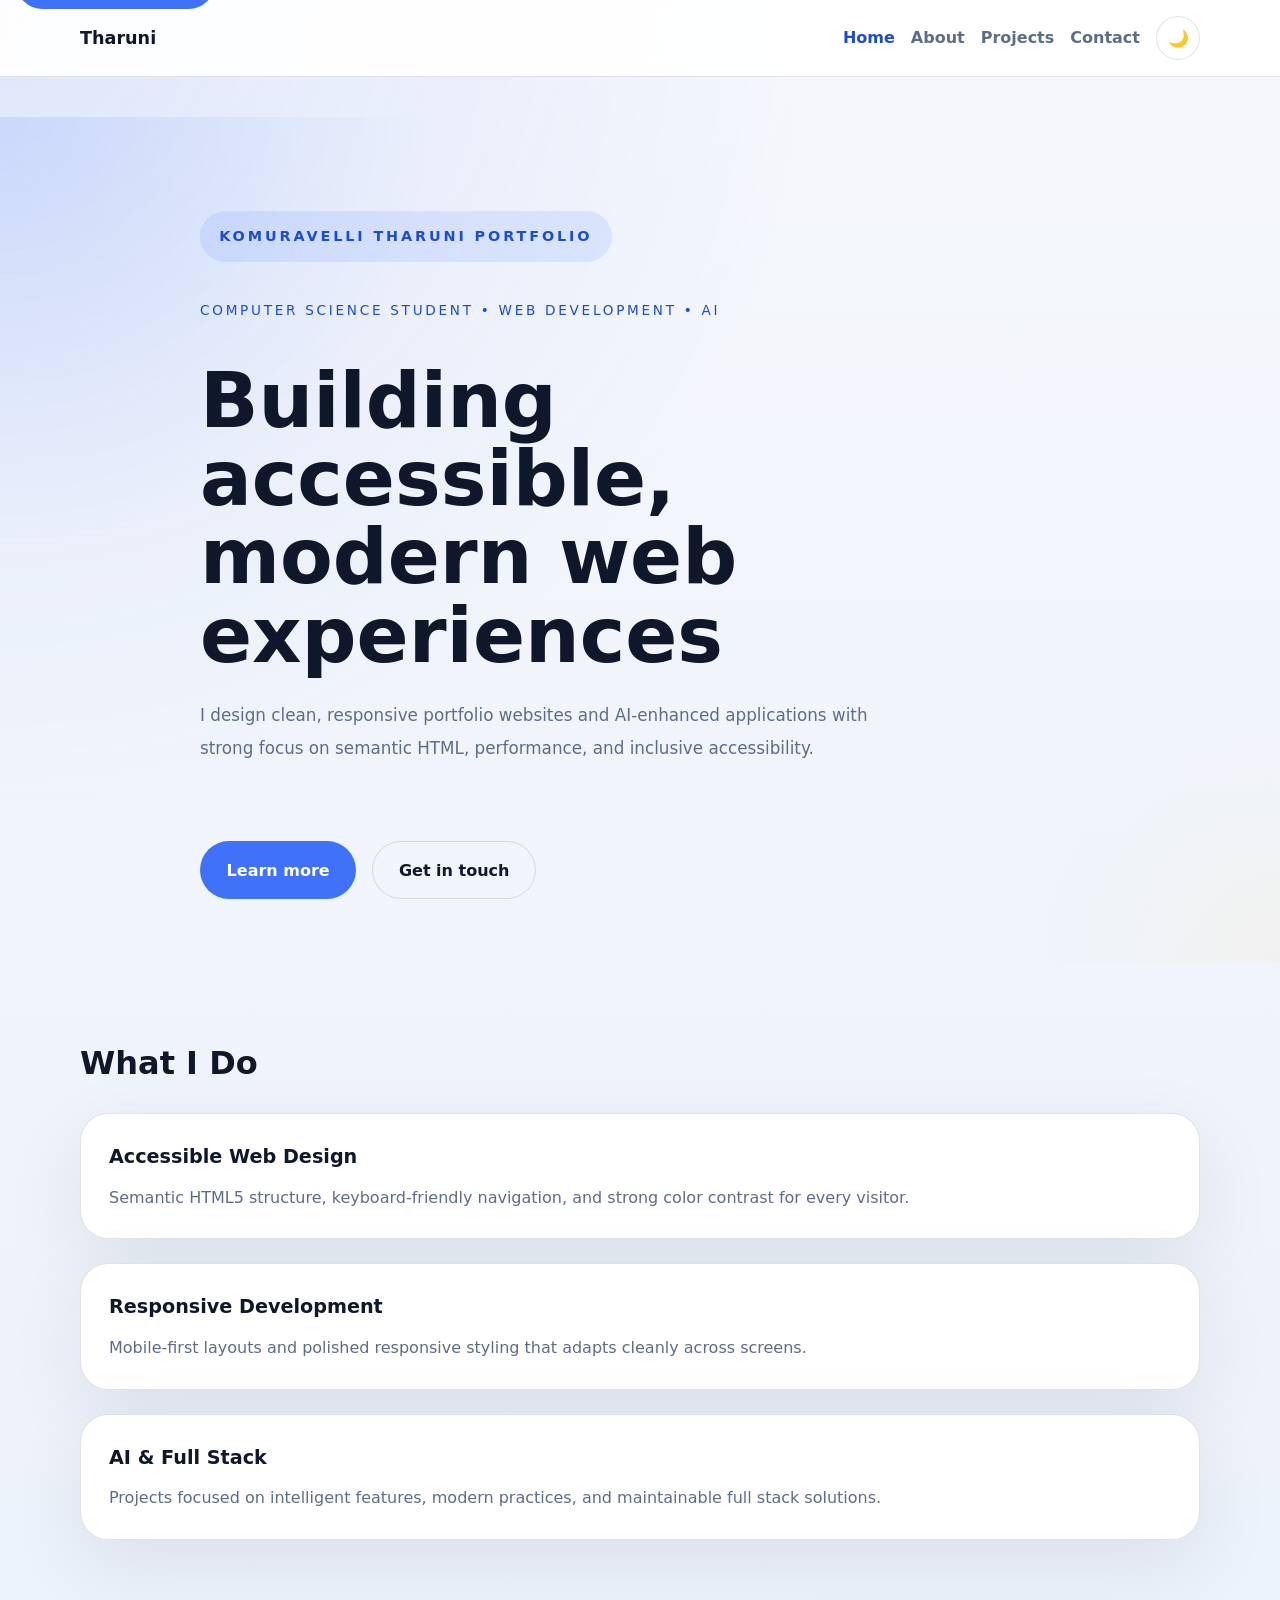
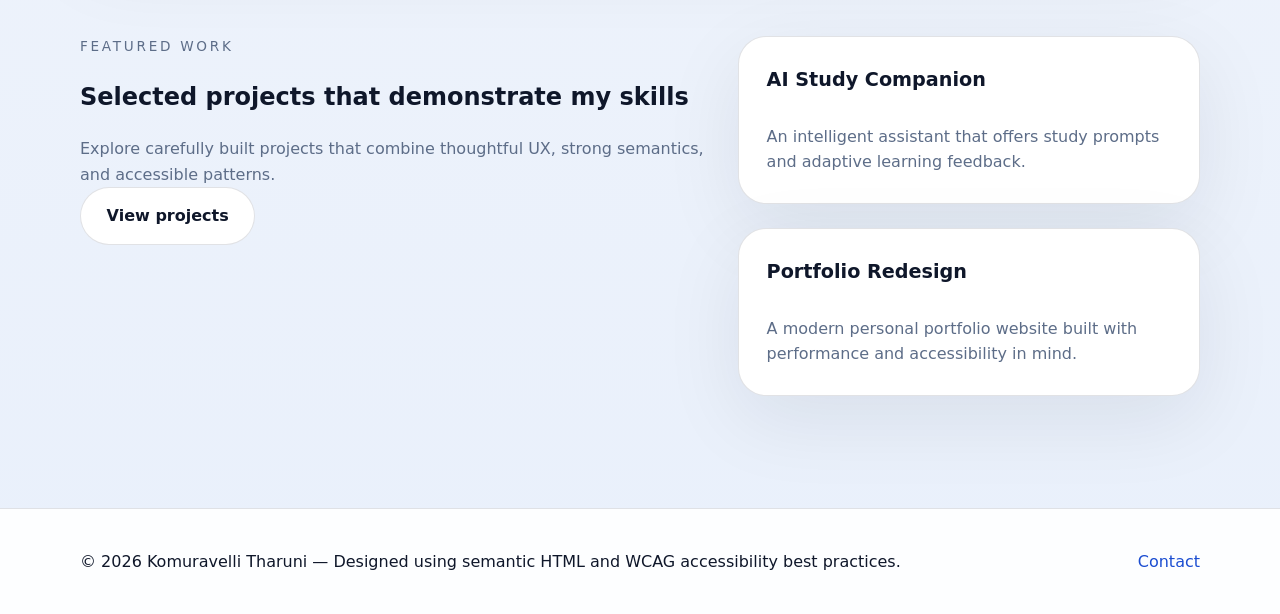
<file: index.html>
﻿<!DOCTYPE html>
<html lang="en">

<head>
    <meta charset="UTF-8">
    <meta name="viewport" content="width=device-width, initial-scale=1.0">
    <title>Komuravelli Tharuni | Portfolio</title>
    <meta name="description" content="Komuravelli Tharuni is a Computer Science student focused on accessible web design, AI, and full stack development.">
    <meta name="keywords" content="Komuravelli Tharuni, portfolio, web development, AI, full stack, accessible website">
    <meta name="author" content="Komuravelli Tharuni">
    <meta name="robots" content="index, follow">
    <link rel="canonical" href="https://example.com/index.html">
    <meta property="og:title" content="Komuravelli Tharuni | Portfolio">
    <meta property="og:description" content="A modern, accessible portfolio by Komuravelli Tharuni showcasing web development, AI projects, and contact access.">
    <meta property="og:type" content="website">
    <meta property="og:url" content="https://example.com/index.html">
    <meta name="theme-color" content="#0b1120">
    <link rel="stylesheet" href="css/style.css">
</head>

<body data-theme="light">
    <a class="skip-link" href="#maincontent">Skip to main content</a>

    <header class="site-header" role="banner">
        <div class="container header-inner">
            <a class="brand" href="index.html" aria-label="Home">Tharuni</a>
            <nav aria-label="Primary navigation">
                <ul class="nav-list">
                    <li><a href="index.html" aria-current="page">Home</a></li>
                    <li><a href="about.html">About</a></li>
                    <li><a href="projects.html">Projects</a></li>
                    <li><a href="contact.html">Contact</a></li>
                </ul>
            </nav>
            <button class="theme-toggle" type="button" aria-pressed="false" aria-label="Toggle theme">🌙</button>
        </div>
    </header>

    <main id="maincontent" class="site-main">
        <section class="hero" aria-labelledby="hero-heading">
            <div class="container">
                <p class="top-title">KOMURAVELLI THARUNI Portfolio</p>
                <p class="eyebrow">Computer Science Student • Web Development • AI</p>
                <h1 id="hero-heading">Building accessible, modern web experiences</h1>
                <p class="hero-copy">I design clean, responsive portfolio websites and AI-enhanced applications with strong focus on semantic HTML, performance, and inclusive accessibility.</p>
                <div class="button-group">
                    <a class="button primary" href="about.html">Learn more</a>
                    <a class="button secondary" href="contact.html">Get in touch</a>
                </div>
            </div>
        </section>

        <section class="overview" aria-labelledby="overview-heading">
            <div class="container">
                <h2 id="overview-heading">What I Do</h2>
                <div class="card-grid">
                    <article class="card" aria-labelledby="service1-title">
                        <h3 id="service1-title">Accessible Web Design</h3>
                        <p>Semantic HTML5 structure, keyboard-friendly navigation, and strong color contrast for every visitor.</p>
                    </article>
                    <article class="card" aria-labelledby="service2-title">
                        <h3 id="service2-title">Responsive Development</h3>
                        <p>Mobile-first layouts and polished responsive styling that adapts cleanly across screens.</p>
                    </article>
                    <article class="card" aria-labelledby="service3-title">
                        <h3 id="service3-title">AI & Full Stack</h3>
                        <p>Projects focused on intelligent features, modern practices, and maintainable full stack solutions.</p>
                    </article>
                </div>
            </div>
        </section>

        <section class="feature" aria-labelledby="projects-feature-heading">
            <div class="container feature-inner">
                <div>
                    <p class="eyebrow">Featured work</p>
                    <h2 id="projects-feature-heading">Selected projects that demonstrate my skills</h2>
                    <p>Explore carefully built projects that combine thoughtful UX, strong semantics, and accessible patterns.</p>
                    <a class="button tertiary" href="projects.html">View projects</a>
                </div>
                <div class="feature-cards">
                    <article class="project-card">
                        <h3>AI Study Companion</h3>
                        <p>An intelligent assistant that offers study prompts and adaptive learning feedback.</p>
                    </article>
                    <article class="project-card">
                        <h3>Portfolio Redesign</h3>
                        <p>A modern personal portfolio website built with performance and accessibility in mind.</p>
                    </article>
                </div>
            </div>
        </section>
    </main>

    <footer class="site-footer" role="contentinfo">
        <div class="container footer-inner">
            <p>© 2026 Komuravelli Tharuni — Designed using semantic HTML and WCAG accessibility best practices.</p>
            <a href="contact.html">Contact</a>
        </div>
    </footer>
    <script src="js/script.js" defer></script>
</body>

</html>
</file>
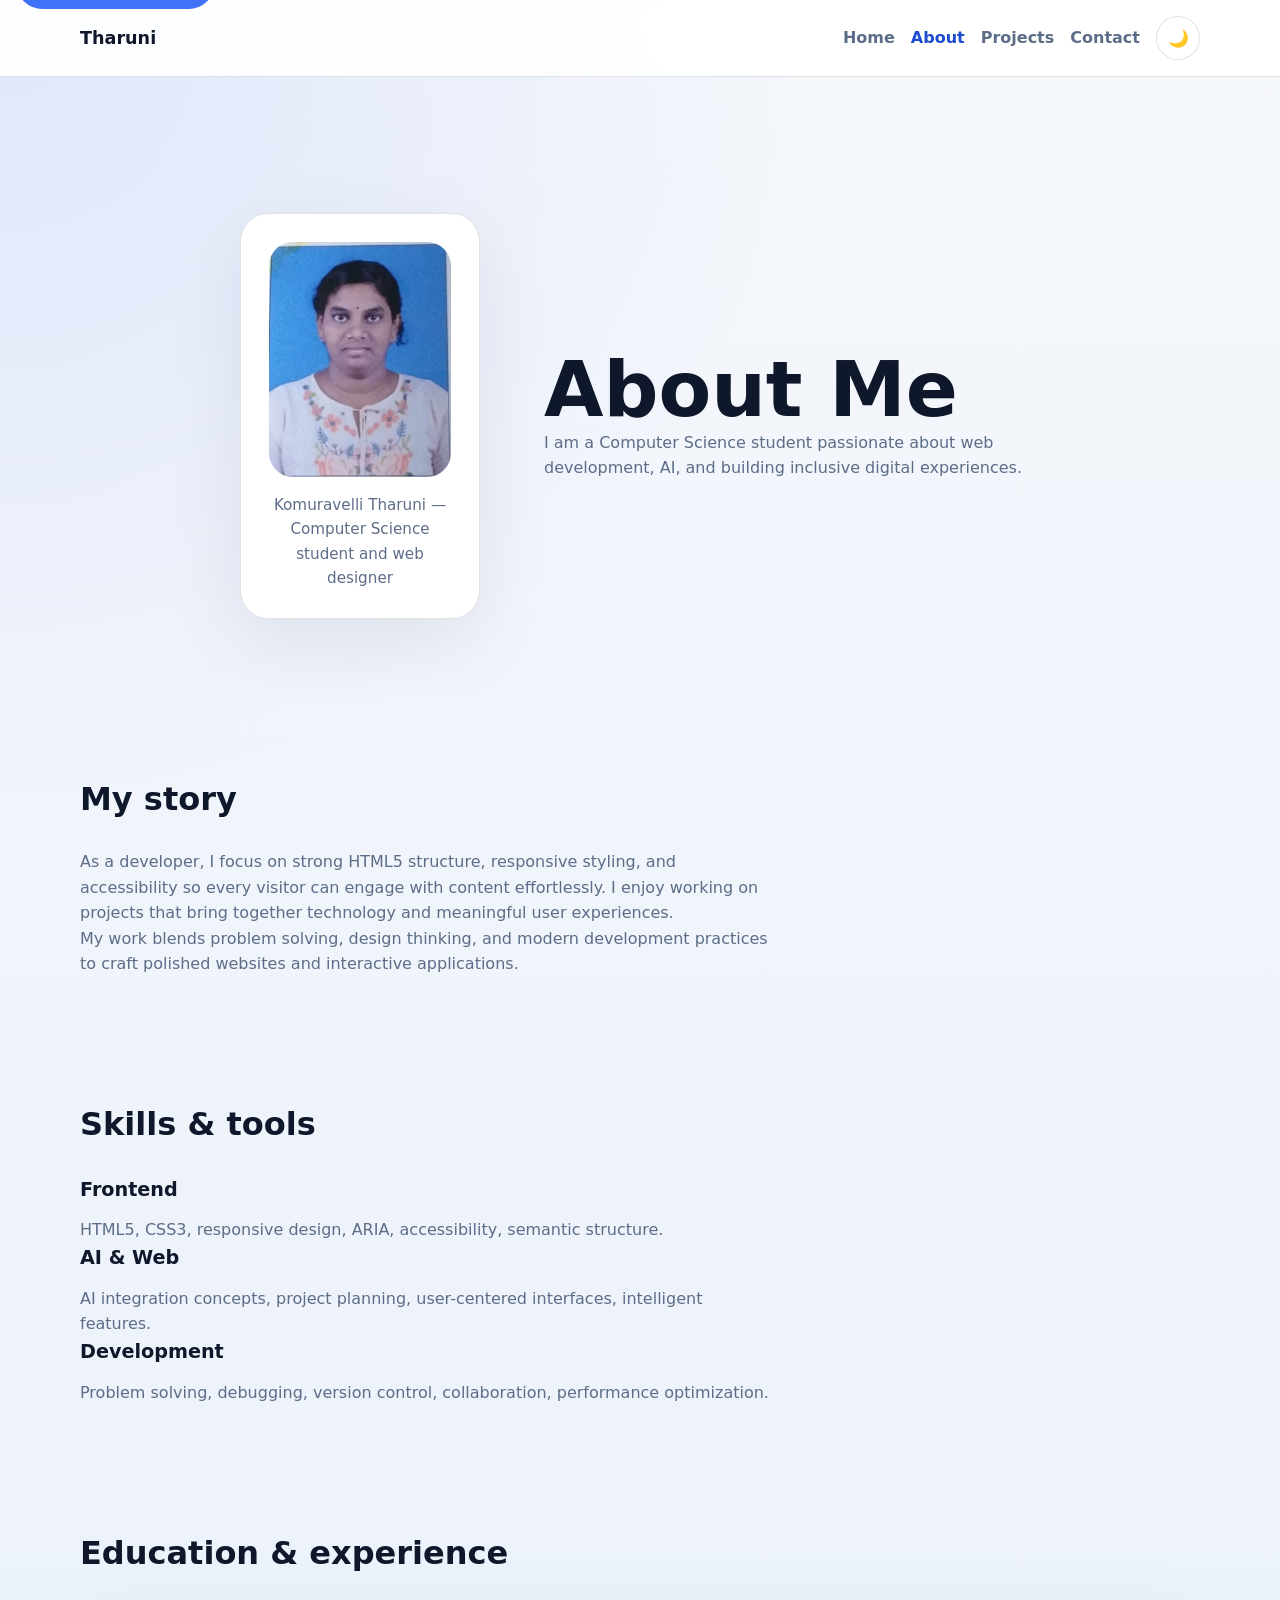
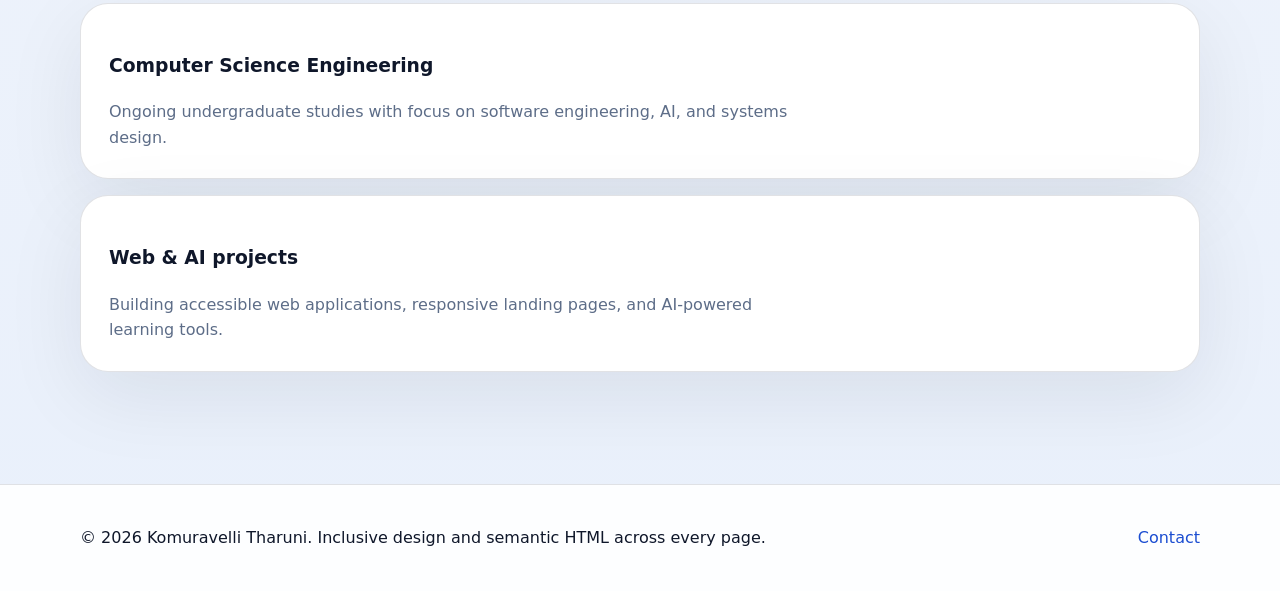
<file: about.html>
﻿<!DOCTYPE html>
<html lang="en">

<head>
    <meta charset="UTF-8">
    <meta name="viewport" content="width=device-width, initial-scale=1.0">
    <title>About | Komuravelli Tharuni</title>
    <meta name="description" content="About Komuravelli Tharuni, a Computer Science student with experience in web development, AI and inclusive design.">
    <meta name="keywords" content="about, Komuravelli Tharuni, resume, web developer, AI, accessibility">
    <meta name="author" content="Komuravelli Tharuni">
    <meta name="robots" content="index, follow">
    <link rel="canonical" href="https://example.com/about.html">
    <meta property="og:title" content="About | Komuravelli Tharuni">
    <meta property="og:description" content="Learn about Komuravelli Tharuni’s background, skills, and experience in web development and AI.">
    <meta property="og:type" content="website">
    <meta property="og:url" content="https://example.com/about.html">
    <meta name="theme-color" content="#0b1120">
    <link rel="stylesheet" href="css/style.css">
</head>

<body data-theme="light">
    <a class="skip-link" href="#maincontent">Skip to main content</a>

    <header class="site-header" role="banner">
        <div class="container header-inner">
            <a class="brand" href="index.html" aria-label="Home">Tharuni</a>
            <nav aria-label="Primary navigation">
                <ul class="nav-list">
                    <li><a href="index.html">Home</a></li>
                    <li><a href="about.html" aria-current="page">About</a></li>
                    <li><a href="projects.html">Projects</a></li>
                    <li><a href="contact.html">Contact</a></li>
                </ul>
            </nav>
            <button class="theme-toggle" type="button" aria-pressed="false" aria-label="Toggle theme">🌙</button>
        </div>
    </header>

    <main id="maincontent" class="site-main">
        <section class="page-hero" aria-labelledby="about-heading">
            <div class="container profile-hero">
                <figure class="profile-card">
                    <img src="images/profile.jpg" alt="Portrait of Komuravelli Tharuni" width="320" height="320">
                    <figcaption>Komuravelli Tharuni — Computer Science student and web designer</figcaption>
                </figure>
                <div>
                    <h1 id="about-heading">About Me</h1>
                    <p>I am a Computer Science student passionate about web development, AI, and building inclusive digital experiences.</p>
                </div>
            </div>
        </section>

        <section class="content-block" aria-labelledby="story-heading">
            <div class="container">
                <h2 id="story-heading">My story</h2>
                <p>As a developer, I focus on strong HTML5 structure, responsive styling, and accessibility so every visitor can engage with content effortlessly. I enjoy working on projects that bring together technology and meaningful user experiences.</p>
                <p>My work blends problem solving, design thinking, and modern development practices to craft polished websites and interactive applications.</p>
            </div>
        </section>

        <section class="grid-section" aria-labelledby="skills-heading">
            <div class="container">
                <h2 id="skills-heading">Skills & tools</h2>
                <div class="grid-list">
                    <div>
                        <h3>Frontend</h3>
                        <p>HTML5, CSS3, responsive design, ARIA, accessibility, semantic structure.</p>
                    </div>
                    <div>
                        <h3>AI & Web</h3>
                        <p>AI integration concepts, project planning, user-centered interfaces, intelligent features.</p>
                    </div>
                    <div>
                        <h3>Development</h3>
                        <p>Problem solving, debugging, version control, collaboration, performance optimization.</p>
                    </div>
                </div>
            </div>
        </section>

        <section class="content-block" aria-labelledby="experience-heading">
            <div class="container">
                <h2 id="experience-heading">Education & experience</h2>
                <div class="timeline">
                    <article>
                        <h3>Computer Science Engineering</h3>
                        <p>Ongoing undergraduate studies with focus on software engineering, AI, and systems design.</p>
                    </article>
                    <article>
                        <h3>Web & AI projects</h3>
                        <p>Building accessible web applications, responsive landing pages, and AI-powered learning tools.</p>
                    </article>
                </div>
            </div>
        </section>
    </main>

    <footer class="site-footer" role="contentinfo">
        <div class="container footer-inner">
            <p>© 2026 Komuravelli Tharuni. Inclusive design and semantic HTML across every page.</p>
            <a href="contact.html">Contact</a>
        </div>
    </footer>
    <script src="js/script.js" defer></script>
</body>

</html>
</file>
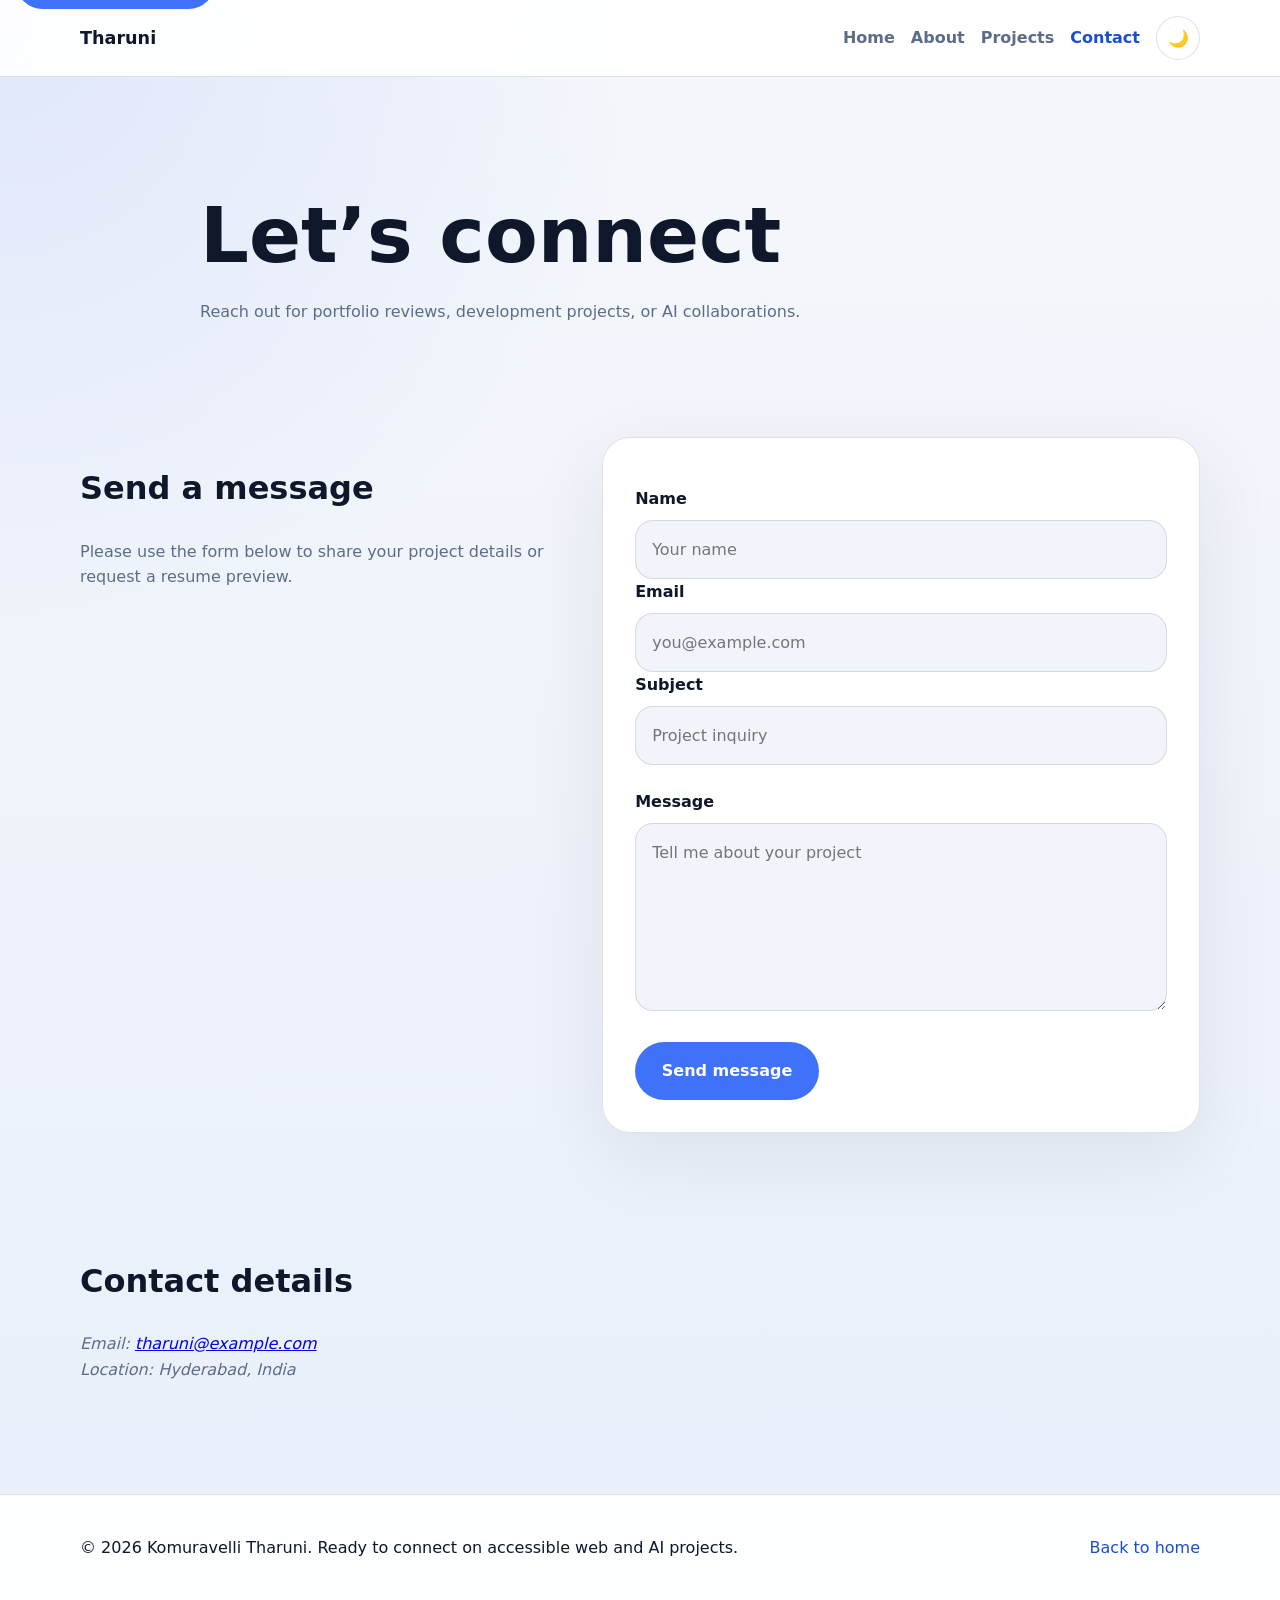
<file: contact.html>
﻿<!DOCTYPE html>
<html lang="en">

<head>
    <meta charset="UTF-8">
    <meta name="viewport" content="width=device-width, initial-scale=1.0">
    <title>Contact | Komuravelli Tharuni</title>
    <meta name="description" content="Contact Komuravelli Tharuni through an accessible form for web development, AI projects, and portfolio inquiries.">
    <meta name="keywords" content="contact, portfolio, email, web developer, AI, accessible form">
    <meta name="author" content="Komuravelli Tharuni">
    <meta name="robots" content="index, follow">
    <link rel="canonical" href="https://example.com/contact.html">
    <meta property="og:title" content="Contact | Komuravelli Tharuni">
    <meta property="og:description" content="Get in touch with Komuravelli Tharuni for collaborations, web development, and AI projects.">
    <meta property="og:type" content="website">
    <meta property="og:url" content="https://example.com/contact.html">
    <meta name="theme-color" content="#0b1120">
    <link rel="stylesheet" href="css/style.css">
</head>

<body data-theme="light">
    <a class="skip-link" href="#maincontent">Skip to main content</a>

    <header class="site-header" role="banner">
        <div class="container header-inner">
            <a class="brand" href="index.html" aria-label="Home">Tharuni</a>
            <nav aria-label="Primary navigation">
                <ul class="nav-list">
                    <li><a href="index.html">Home</a></li>
                    <li><a href="about.html">About</a></li>
                    <li><a href="projects.html">Projects</a></li>
                    <li><a href="contact.html" aria-current="page">Contact</a></li>
                </ul>
            </nav>
            <button class="theme-toggle" type="button" aria-pressed="false" aria-label="Toggle theme">🌙</button>
        </div>
    </header>

    <main id="maincontent" class="site-main">
        <section class="page-hero" aria-labelledby="contact-heading">
            <div class="container">
                <h1 id="contact-heading">Let’s connect</h1>
                <p>Reach out for portfolio reviews, development projects, or AI collaborations.</p>
            </div>
        </section>

        <section class="content-block" aria-labelledby="form-heading">
            <div class="container contact-grid">
                <div>
                    <h2 id="form-heading">Send a message</h2>
                    <p>Please use the form below to share your project details or request a resume preview.</p>
                </div>
                <form class="contact-form" action="#" method="post" novalidate aria-describedby="form-note form-status" id="contactForm">
                    <p id="form-note" class="sr-only">All fields are required unless otherwise noted.</p>
                    <div id="form-status" class="form-status" aria-live="polite"></div>
                    <fieldset>
                        <legend>Contact information</legend>
                        <label for="name">Name</label>
                        <input id="name" name="name" type="text" required placeholder="Your name">

                        <label for="email">Email</label>
                        <input id="email" name="email" type="email" required placeholder="you@example.com">

                        <label for="subject">Subject</label>
                        <input id="subject" name="subject" type="text" required placeholder="Project inquiry">
                    </fieldset>

                    <fieldset>
                        <legend>Message</legend>
                        <label for="message">Message</label>
                        <textarea id="message" name="message" rows="6" required placeholder="Tell me about your project"></textarea>
                    </fieldset>

                    <button class="button primary" type="submit">Send message</button>
                </form>
            </div>
        </section>

        <section class="content-block" aria-labelledby="details-heading">
            <div class="container">
                <h2 id="details-heading">Contact details</h2>
                <address>
                    <p>Email: <a href="mailto:tharuni@example.com">tharuni@example.com</a></p>
                    <p>Location: Hyderabad, India</p>
                </address>
            </div>
        </section>
    </main>

    <footer class="site-footer" role="contentinfo">
        <div class="container footer-inner">
            <p>© 2026 Komuravelli Tharuni. Ready to connect on accessible web and AI projects.</p>
            <a href="index.html">Back to home</a>
        </div>
    </footer>
    <script src="js/script.js" defer></script>
</body>

</html>
</file>
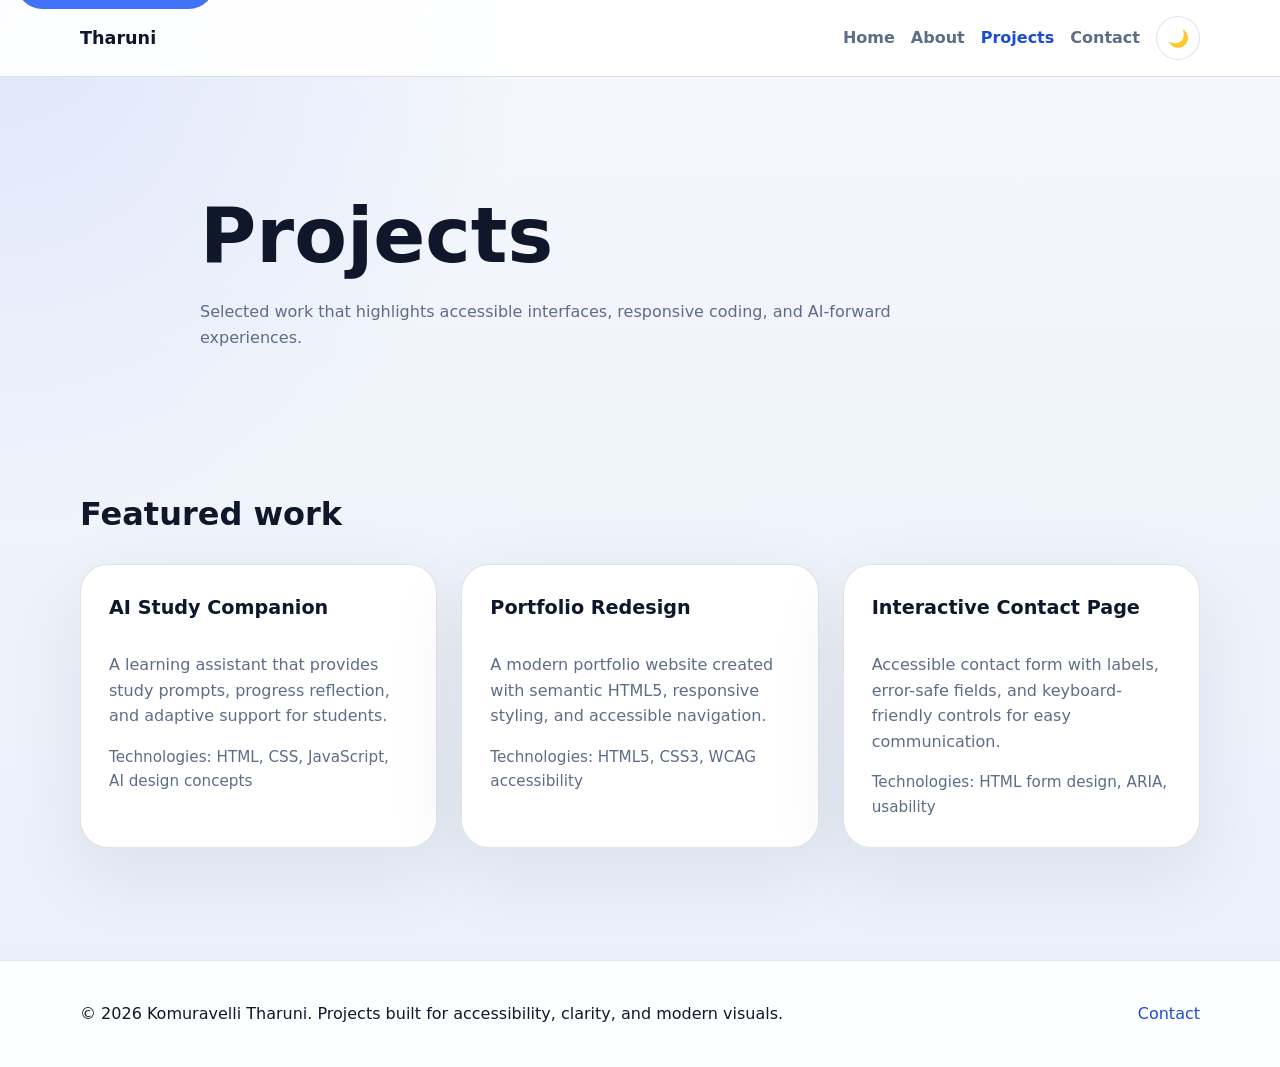
<file: projects.html>
﻿<!DOCTYPE html>
<html lang="en">

<head>
    <meta charset="UTF-8">
    <meta name="viewport" content="width=device-width, initial-scale=1.0">
    <title>Projects | Komuravelli Tharuni</title>
    <meta name="description" content="Explore projects by Komuravelli Tharuni, including AI study assistants and accessible web design work.">
    <meta name="keywords" content="projects, portfolio, web development, accessible design, AI, study companion">
    <meta name="author" content="Komuravelli Tharuni">
    <meta name="robots" content="index, follow">
    <link rel="canonical" href="https://example.com/projects.html">
    <meta property="og:title" content="Projects | Komuravelli Tharuni">
    <meta property="og:description" content="A selection of technical projects showcasing accessible design, responsive development, and AI concepts.">
    <meta property="og:type" content="website">
    <meta property="og:url" content="https://example.com/projects.html">
    <meta name="theme-color" content="#0b1120">
    <link rel="stylesheet" href="css/style.css">
</head>

<body data-theme="light">
    <a class="skip-link" href="#maincontent">Skip to main content</a>

    <header class="site-header" role="banner">
        <div class="container header-inner">
            <a class="brand" href="index.html" aria-label="Home">Tharuni</a>
            <nav aria-label="Primary navigation">
                <ul class="nav-list">
                    <li><a href="index.html">Home</a></li>
                    <li><a href="about.html">About</a></li>
                    <li><a href="projects.html" aria-current="page">Projects</a></li>
                    <li><a href="contact.html">Contact</a></li>
                </ul>
            </nav>
            <button class="theme-toggle" type="button" aria-pressed="false" aria-label="Toggle theme">🌙</button>
        </div>
    </header>

    <main id="maincontent" class="site-main">
        <section class="page-hero" aria-labelledby="projects-heading">
            <div class="container">
                <h1 id="projects-heading">Projects</h1>
                <p>Selected work that highlights accessible interfaces, responsive coding, and AI-forward experiences.</p>
            </div>
        </section>

        <section class="project-grid" aria-labelledby="projects-list-heading">
            <div class="container">
                <h2 id="projects-list-heading">Featured work</h2>
                <div class="grid-list project-listings">
                    <article class="project-card" aria-labelledby="project1-title">
                        <h3 id="project1-title">AI Study Companion</h3>
                        <p>A learning assistant that provides study prompts, progress reflection, and adaptive support for students.</p>
                        <p class="project-meta">Technologies: HTML, CSS, JavaScript, AI design concepts</p>
                    </article>
                    <article class="project-card" aria-labelledby="project2-title">
                        <h3 id="project2-title">Portfolio Redesign</h3>
                        <p>A modern portfolio website created with semantic HTML5, responsive styling, and accessible navigation.</p>
                        <p class="project-meta">Technologies: HTML5, CSS3, WCAG accessibility</p>
                    </article>
                    <article class="project-card" aria-labelledby="project3-title">
                        <h3 id="project3-title">Interactive Contact Page</h3>
                        <p>Accessible contact form with labels, error-safe fields, and keyboard-friendly controls for easy communication.</p>
                        <p class="project-meta">Technologies: HTML form design, ARIA, usability</p>
                    </article>
                </div>
            </div>
        </section>
    </main>

    <footer class="site-footer" role="contentinfo">
        <div class="container footer-inner">
            <p>© 2026 Komuravelli Tharuni. Projects built for accessibility, clarity, and modern visuals.</p>
            <a href="contact.html">Contact</a>
        </div>
    </footer>
    <script src="js/script.js" defer></script>
</body>

</html>
</file>
<file: css/style.css>
﻿:root {
    color-scheme: light;
    font-family: Inter, system-ui, -apple-system, BlinkMacSystemFont, "Segoe UI", sans-serif;
    font-size: 16px;
    line-height: 1.6;
    color: #0f172a;
    background: #f5f7fb;
    --bg: #f5f7fb;
    --bg-alt: #e9f0fb;
    --surface: #ffffff;
    --surface-alt: #f1f5fb;
    --primary: #3f71f9;
    --primary-strong: #1b4dd1;
    --accent: #ffd166;
    --text: #0f172a;
    --muted: #5d6d88;
    --border: rgba(15, 23, 42, 0.12);
    --shadow: 0 24px 80px rgba(15, 23, 42, 0.08);
    --radius: 28px;
    --max-width: 1120px;
}

[data-theme="dark"] {
    color-scheme: dark;
    --bg: #07111f;
    --bg-alt: #0b1a34;
    --surface: rgba(13, 25, 49, 0.94);
    --surface-alt: #12274b;
    --text: #e7eefb;
    --muted: #94a6c6;
    --primary: #5a8cff;
    --primary-strong: #8cc4ff;
    --accent: #ffd166;
    --border: rgba(255, 255, 255, 0.08);
    --shadow: 0 24px 90px rgba(0, 0, 0, 0.35);
}

*, *::before, *::after {
    box-sizing: border-box;
}

html {
    scroll-behavior: smooth;
}

body {
    margin: 0;
    min-height: 100vh;
    color: var(--text);
    background: radial-gradient(circle at top left, rgba(63, 113, 249, 0.12), transparent 32%),
        linear-gradient(180deg, var(--bg) 0%, var(--bg-alt) 100%);
    transition: background 0.35s ease, color 0.35s ease;
}

body::before {
    content: "";
    position: fixed;
    inset: 0;
    background: radial-gradient(circle at 92% 10%, rgba(255, 209, 102, 0.08), transparent 12%),
        radial-gradient(circle at 12% 24%, rgba(63, 113, 249, 0.1), transparent 12%);
    pointer-events: none;
    z-index: -1;
    opacity: 0.85;
}

img,
svg {
    max-width: 100%;
    height: auto;
    display: block;
}

button,
input,
textarea,
select {
    font: inherit;
}

button {
    cursor: pointer;
}

::selection {
    background: rgba(63, 113, 249, 0.2);
    color: var(--text);
}

.skip-link {
    position: absolute;
    top: -44px;
    left: 1rem;
    background: var(--primary);
    color: #ffffff;
    padding: 0.85rem 1rem;
    border-radius: 999px;
    z-index: 1000;
    transition: top 0.2s ease, transform 0.2s ease;
}

.skip-link:focus-visible {
    top: 1rem;
}

.container {
    width: min(var(--max-width), calc(100% - 2rem));
    margin: 0 auto;
}

.site-header {
    position: sticky;
    top: 0;
    z-index: 50;
    background: rgba(255, 255, 255, 0.92);
    border-bottom: 1px solid var(--border);
    -webkit-backdrop-filter: blur(16px);
    backdrop-filter: blur(16px);
    transition: background 0.3s ease, border-color 0.3s ease;
}

[data-theme="dark"] .site-header {
    background: rgba(7, 17, 31, 0.88);
}

.header-inner {
    display: grid;
    grid-template-columns: auto 1fr auto;
    align-items: center;
    gap: 1rem;
    padding: 1rem 0;
}

.brand {
    font-weight: 800;
    font-size: 1.1rem;
    color: var(--text);
    text-decoration: none;
}

.nav-list {
    display: flex;
    flex-wrap: wrap;
    gap: 1rem;
    justify-content: flex-end;
    align-items: center;
    list-style: none;
    margin: 0;
    padding: 0;
}

.nav-list a {
    color: var(--muted);
    text-decoration: none;
    font-weight: 600;
    transition: color 0.2s ease, transform 0.2s ease;
}

.nav-list a:hover,
.nav-list a:focus-visible {
    color: var(--text);
    transform: translateY(-1px);
}

.nav-list a[aria-current="page"] {
    color: var(--primary-strong);
}

.theme-toggle {
    width: 44px;
    height: 44px;
    border-radius: 999px;
    border: 1px solid var(--border);
    background: var(--surface);
    color: var(--text);
    display: inline-flex;
    align-items: center;
    justify-content: center;
    font-size: 1.05rem;
    transition: transform 0.2s ease, border-color 0.2s ease, background-color 0.2s ease;
}

.theme-toggle:hover,
.theme-toggle:focus-visible {
    transform: translateY(-1px);
    border-color: var(--primary);
}

.site-main {
    padding: 2.5rem 0 4rem;
}

.hero,
.page-hero {
    position: relative;
    padding: 5rem 0 4rem;
    overflow: hidden;
}

.hero::before {
    content: "";
    position: absolute;
    inset: 0;
    background: radial-gradient(circle at top left, rgba(63, 113, 249, 0.14), transparent 28%),
        radial-gradient(circle at bottom right, rgba(255, 209, 102, 0.08), transparent 16%);
    pointer-events: none;
}

.hero .container,
.page-hero .container {
    position: relative;
    z-index: 1;
    display: grid;
    gap: 1.5rem;
    max-width: 880px;
}

.top-title {
    display: inline-flex;
    align-items: center;
    justify-content: center;
    padding: 0.85rem 1.2rem;
    border-radius: 999px;
    background: rgba(63, 113, 249, 0.12);
    color: var(--primary-strong);
    font-size: 0.9rem;
    letter-spacing: 0.2em;
    text-transform: uppercase;
    font-weight: 700;
    max-width: max-content;
}

.eyebrow {
    font-size: 0.85rem;
    text-transform: uppercase;
    letter-spacing: 0.2em;
    color: var(--primary-strong);
    margin: 0 0 1rem;
}

.profile-hero {
    display: grid;
    grid-template-columns: minmax(0, 320px) 1fr;
    gap: 2rem;
    align-items: center;
}

.profile-card {
    background: var(--surface);
    border: 1px solid var(--border);
    border-radius: var(--radius);
    padding: 1.25rem;
    text-align: center;
}

.profile-card img {
    display: block;
    width: 100%;
    max-width: 320px;
    height: auto;
    border-radius: 24px;
    margin: 0 auto 1rem;
}

.profile-card figcaption {
    color: var(--muted);
    font-size: 0.95rem;
}

.hero h1,
.page-hero h1 {
    margin: 0;
    font-size: clamp(2.6rem, 6vw, 4.8rem);
    line-height: 1.02;
    max-width: 12ch;
}

.hero-copy,
.page-hero p,
.content-block p,
.grid-section p,
.feature p {
    margin: 0;
    color: var(--muted);
    max-width: 68ch;
}

.hero-copy {
    font-size: 1.05rem;
    line-height: 1.95;
    margin-bottom: 1.5rem;
}

.button-group {
    display: flex;
    flex-wrap: wrap;
    gap: 1rem;
    margin-top: 1.8rem;
}

.button {
    display: inline-flex;
    align-items: center;
    justify-content: center;
    padding: 0.95rem 1.6rem;
    border-radius: 999px;
    text-decoration: none;
    transition: transform 0.15s ease, background-color 0.2s ease, color 0.2s ease, border-color 0.2s ease;
    border: 1px solid transparent;
    font-weight: 600;
}

.button:hover,
.button:focus-visible {
    transform: translateY(-1px);
}

.button.primary {
    background: var(--primary);
    color: #fff;
}

.button.secondary {
    background: transparent;
    color: var(--text);
    border-color: rgba(15, 23, 42, 0.12);
}

.button.tertiary {
    background: var(--surface);
    color: var(--text);
    border-color: var(--border);
}

.overview,
.feature,
.content-block,
.project-grid,
.grid-section {
    padding: 3rem 0;
}

.overview h2,
.grid-section h2,
.project-grid h2,
.content-block h2 {
    margin-bottom: 1.5rem;
    font-size: clamp(1.8rem, 2.5vw, 2.5rem);
}

.card-grid,
.feature-cards,
.project-listings,
.contact-grid {
    display: grid;
    gap: 1.5rem;
}

.card,
.project-card,
.timeline article,
.contact-form,
.profile-card {
    background: var(--surface);
    border: 1px solid var(--border);
    border-radius: var(--radius);
    padding: 1.75rem;
    box-shadow: var(--shadow);
}

.card h3,
.project-card h3,
.grid-list h3 {
    margin-top: 0;
    margin-bottom: 0.75rem;
    font-size: 1.2rem;
}

.card p,
.project-card p,
.timeline p,
.grid-list p {
    margin: 0;
    color: var(--muted);
}

.feature-inner {
    display: grid;
    grid-template-columns: minmax(0, 1.15fr) minmax(280px, 0.85fr);
    gap: 2rem;
    align-items: stretch;
}

.project-card {
    display: flex;
    flex-direction: column;
    gap: 1rem;
}

.project-meta {
    margin-top: auto;
    color: var(--primary-strong);
    font-size: 0.95rem;
}

.grid-list {
    grid-template-columns: repeat(auto-fit, minmax(220px, 1fr));
}

.timeline {
    display: grid;
    gap: 1rem;
}

.contact-grid {
    grid-template-columns: 1fr 1.2fr;
}

.contact-form {
    padding: 2rem;
}

fieldset {
    border: none;
    padding: 0;
    margin: 0 0 1.5rem;
}

legend {
    position: absolute;
    width: 1px;
    height: 1px;
    overflow: hidden;
    clip: rect(1px, 1px, 1px, 1px);
}

label {
    display: block;
    margin-bottom: 0.5rem;
    font-weight: 600;
    color: var(--text);
}

input,
textarea {
    width: 100%;
    border: 1px solid var(--border);
    border-radius: 18px;
    padding: 1rem;
    background: var(--surface-alt);
    color: var(--text);
    transition: border-color 0.2s ease, box-shadow 0.2s ease, background 0.2s ease;
}

input:focus,
textarea:focus {
    outline: 3px solid rgba(63, 113, 249, 0.18);
    border-color: var(--primary-strong);
}

textarea {
    min-height: 10rem;
    resize: vertical;
}

.site-footer {
    border-top: 1px solid var(--border);
    padding: 1.5rem 0;
    background: rgba(255, 255, 255, 0.92);
}

[data-theme="dark"] .site-footer {
    background: rgba(7, 17, 31, 0.88);
}

.footer-inner {
    display: flex;
    flex-wrap: wrap;
    justify-content: space-between;
    gap: 1rem;
    align-items: center;
}

.site-footer a {
    color: var(--primary-strong);
    text-decoration: none;
}

.sr-only {
    position: absolute;
    width: 1px;
    height: 1px;
    padding: 0;
    margin: -1px;
    overflow: hidden;
    clip: rect(0, 0, 0, 0);
    white-space: nowrap;
    border: 0;
}

.form-status {
    margin-bottom: 1rem;
    color: var(--primary-strong);
    font-size: 0.95rem;
}

@media (max-width: 1024px) {
    .feature-inner,
    .contact-grid {
        grid-template-columns: 1fr;
    }
}

@media (max-width: 860px) {
    .header-inner {
        grid-template-columns: 1fr auto;
    }

    .nav-list {
        justify-content: flex-end;
    }

    .hero h1,
    .page-hero h1 {
        font-size: clamp(2.2rem, 7vw, 3.6rem);
    }

    .card-grid,
    .feature-cards,
    .project-listings,
    .grid-list {
        grid-template-columns: repeat(auto-fit, minmax(260px, 1fr));
    }
}

@media (max-width: 720px) {
    .header-inner {
        grid-template-columns: 1fr;
        align-items: flex-start;
    }

    .nav-list {
        width: 100%;
        justify-content: flex-start;
        gap: 0.75rem;
    }

    .button-group {
        flex-direction: column;
        align-items: stretch;
    }

    .profile-hero {
        grid-template-columns: 1fr;
    }

    .hero,
    .page-hero {
        padding: 3rem 0 2.5rem;
    }

    .site-main {
        padding: 2rem 0 3rem;
    }

    .footer-inner {
        flex-direction: column;
        align-items: flex-start;
    }
}
</file>
